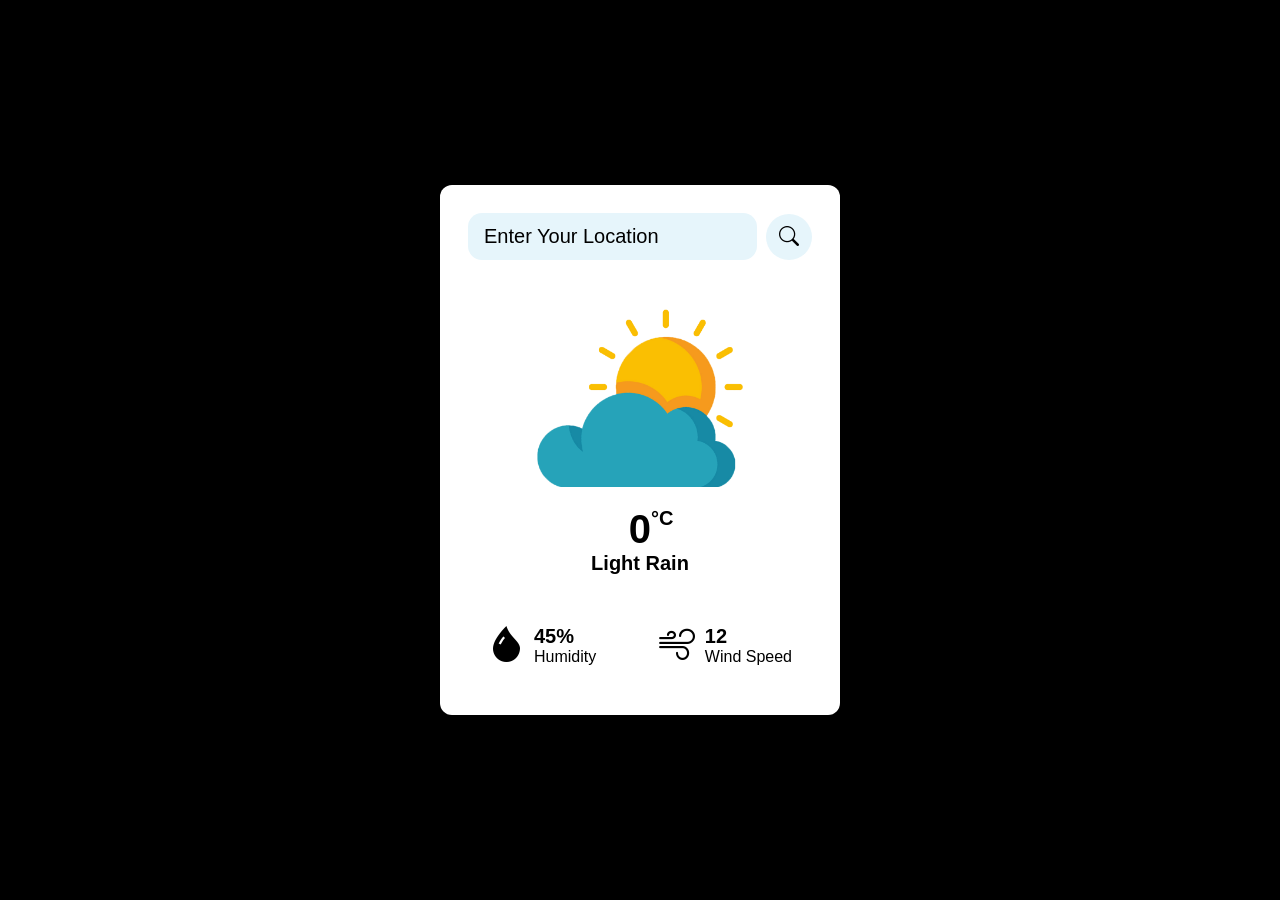
<file: index.html>
<!DOCTYPE html>
<html lang="en">
<head>
    <meta charset="UTF-8">
    <meta name="viewport" content="width=device-width, initial-scale=1.0">
    <title>Weather APP</title>
    <link rel="stylesheet" href="https://cdn.jsdelivr.net/npm/bootstrap-icons@1.10.5/font/bootstrap-icons.css">
    <link href="style.css" rel="stylesheet">
</head>
<body>
    

    <div class="container">
        <div class="header">
            <div class="search-box">

                <input type="text" placeholder="Enter Your Location"  class="input-box">
                <button class="bi bi-search" id="Search-btn"> </button>
            </div>

        </div>
        <div class="weather-body">
            <img src="./assets/cloud.png" alt="Weather Image" srcset="" class="weather-image">

            <div class="weather-box">
                <p class="temperature">0<sup>°C</sup></p>
                <p class="desc">Light Rain</p>
            </div>

            <div class="weather-detail">
                <div class="humidity">
                    <i class="bi bi-droplet-fill"></i>
                    <div class="text">
                        <span id="humidity">45%</span>
                        <p>Humidity</p>
                    </div>
                </div>

                <div class="Wind">
                    <i class="bi bi-wind"></i>
                    <div class="text">
                        <span id="wind-speed">12</span>
                        <p>Wind Speed</p>
                    </div>
                </div>

            </div>

        </div>
    </div>


    <script src="app.js"></script>
</body>
</html>
</file>
<file: style.css>
*{
    margin: 0;
    padding: 0;
    box-sizing: border-box;
    border: none;
    outline: none;
    font-family: sans-serif;
}

body{
    min-height: 100vh;
    display: flex;
    justify-content: center;
    align-items: center;
    background-color: black;
}

.container{
    width: 400px;
    height: min-content;
    background-color: #fff;
    border-radius: 12px;
    padding: 28px;
}

.search-box{
    width: 100%;
    height: min-content;
    display: flex;
    justify-content: space-between;
    align-items: center;
}

.search-box input{
    width: 84%;
    font-size: 20px;
    text-transform: capitalize;
    color: black;
    background-color: #e6f5fb;
    padding: 12px 16px;
    border-radius: 14px;
}

.search-box input::placeholder{
    color: black;
}

.search-box button{
    width: 46px;
    height: 46px;
    background-color: #e6f5fb;
    border-radius: 50%;
    cursor: pointer;
    font-size: 20px;
}

.search-box button:hover{
    color : white;
    background-color: blue; 
}

.weather-body {
    display: flex;
    justify-content: center;
    align-items: center;
    flex-direction: column;
    margin-block: 20px ;
}
.weather-body img{
    width: 60%;
}

.weather-box{

    margin-block: 20px;
    text-align: center;
}

.weather-box  .temperature{
    font-size: 40px;
    font-weight: 800;
    position: relative;
}

.weather-box  .temperature sup{
   font-size: 20px;
   position: absolute;
   font-weight: 600;
}


.weather-box .desc{
    font-size: 20px;
    font-weight: 700;
    text-transform: capitalize;
}

.weather-detail{

    width: 100%;
    display: flex;
    justify-content: space-between;
    margin-top: 30px;
}

.humidity , .Wind {
    display: flex;
    align-items: center;
}

.humidity{
    margin-left: 20px;
}

.Wind{
    margin-right: 20px;
}

.weather-detail i{
font-size: 36px;
}

.weather-detail .text{
   margin-left: 10px;
   font-size: 16px;
}

.text span{
    font-size: 20px;
    font-weight: 700;
}
</file>
